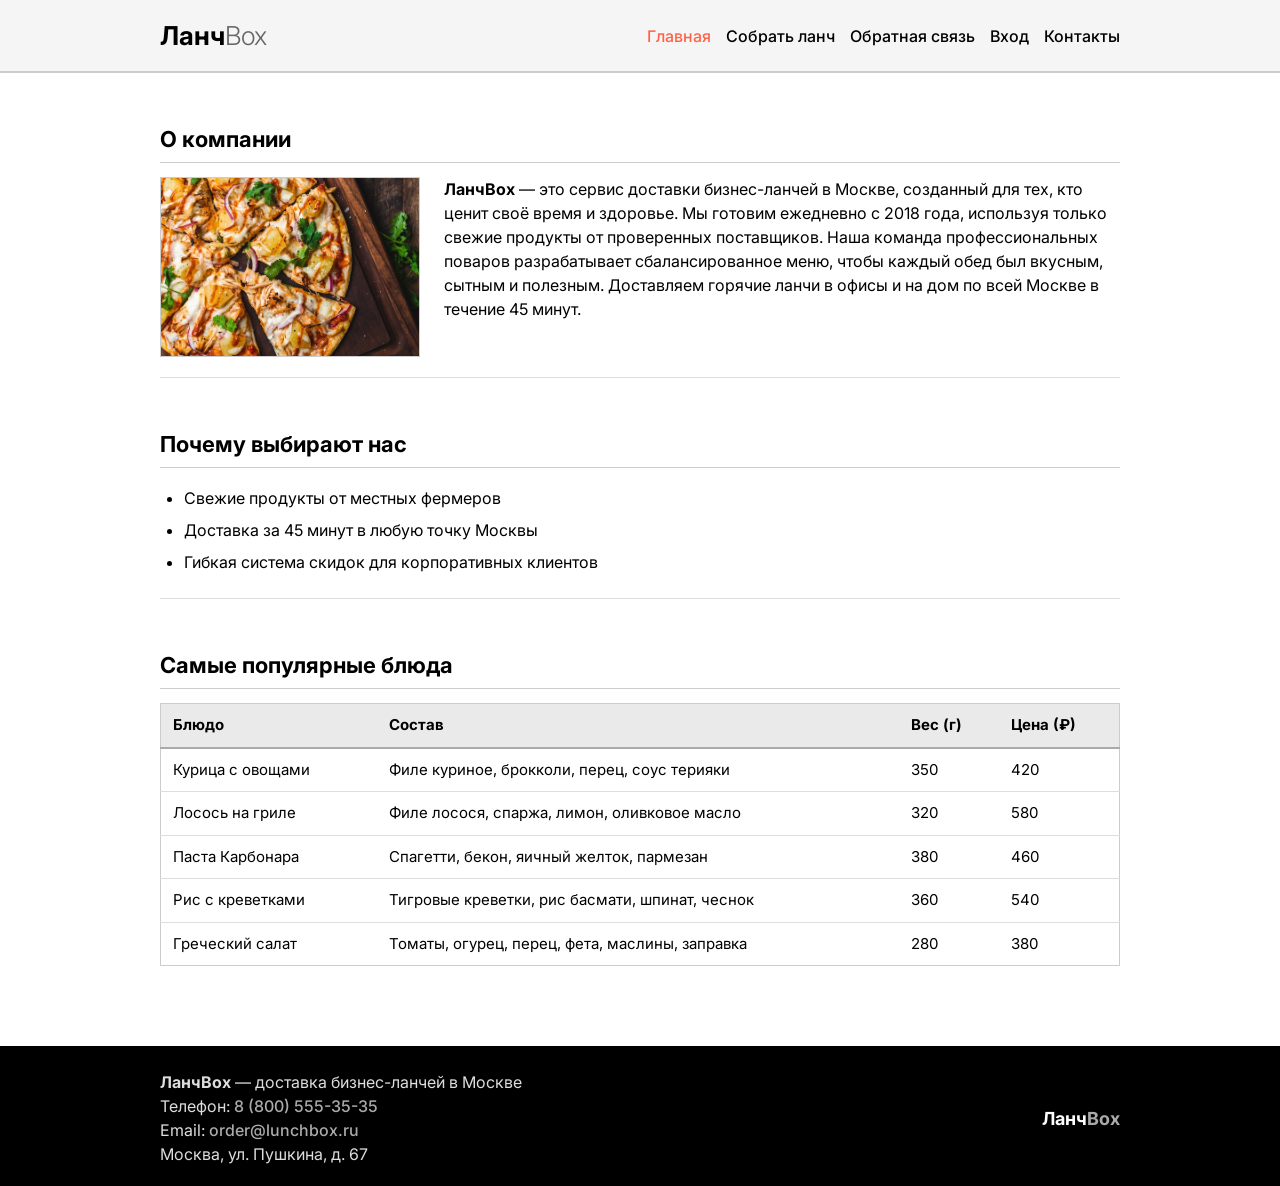
<file: index.html>
<!DOCTYPE html>
<html lang="ru">
<head>
    <meta charset="UTF-8">
    <meta name="viewport" content="width=device-width, initial-scale=1.0">
    <title>ЛанчBox — доставка бизнес-ланчей в Москве</title>

    <link rel="preconnect" href="https://fonts.googleapis.com">
    <link rel="preconnect" href="https://fonts.gstatic.com" crossorigin>
    <link href="https://fonts.googleapis.com/css2?family=Inter:opsz,wght@14..32,400;14..32,500;14..32,600;14..32,700&display=swap" rel="stylesheet">
    <link rel="stylesheet" href="style.css">
    <link rel="stylesheet" href="print.css" media="print">
</head>

<body>

    <header>
        <div class="container">
            <h1>Ланч<span>Box</span></h1>
            <nav>
                <a href="index.html" class="active">Главная</a>
                <a href="build.html">Собрать ланч</a>
                <a href="feedback.html">Обратная связь</a>
                <a href="login.html">Вход</a>
                <a href="#contacts">Контакты</a>
            </nav>
        </div>
    </header>

    <main>
        <div class="container">

            <section id="about" class="about">
                <h2>О компании</h2>
                <div class="about-wrapper">
                    <img src="images/pizza.jpg" alt="Свежие бизнес-ланчи">
                    <p>
                        <strong>ЛанчBox</strong> — это сервис доставки бизнес-ланчей в Москве,
                        созданный для тех, кто ценит своё время и здоровье. Мы готовим
                        ежедневно с 2018 года, используя только свежие продукты от
                        проверенных поставщиков. Наша команда профессиональных поваров
                        разрабатывает сбалансированное меню, чтобы каждый обед был
                        вкусным, сытным и полезным. Доставляем горячие ланчи в офисы
                        и на дом по всей Москве в течение 45 минут.
                    </p>
                </div>
            </section>

            <section id="advantages" class="advantages">
                <h2>Почему выбирают нас</h2>
                <ul>
                    <li>Свежие продукты от местных фермеров</li>
                    <li>Доставка за 45 минут в любую точку Москвы</li>
                    <li>Гибкая система скидок для корпоративных клиентов</li>
                </ul>
            </section>

            <section id="dishes" class="table-wrap">
                <h2>Самые популярные блюда</h2>
                <table>
                    <thead>
                        <tr>
                            <th>Блюдо</th>
                            <th>Состав</th>
                            <th>Вес (г)</th>
                            <th>Цена (₽)</th>
                        </tr>
                    </thead>
                    <tbody>
                        <tr><td>Курица с овощами</td><td>Филе куриное, брокколи, перец, соус терияки</td><td>350</td><td>420</td></tr>
                        <tr><td>Лосось на гриле</td><td>Филе лосося, спаржа, лимон, оливковое масло</td><td>320</td><td>580</td></tr>
                        <tr><td>Паста Карбонара</td><td>Спагетти, бекон, яичный желток, пармезан</td><td>380</td><td>460</td></tr>
                        <tr><td>Рис с креветками</td><td>Тигровые креветки, рис басмати, шпинат, чеснок</td><td>360</td><td>540</td></tr>
                        <tr><td>Греческий салат</td><td>Томаты, огурец, перец, фета, маслины, заправка</td><td>280</td><td>380</td></tr>
                    </tbody>
                </table>
            </section>

        </div>
    </main>

    <footer id="contacts">
        <div class="container">
            <div class="footer-contacts">
                <p><strong>ЛанчBox</strong> — доставка бизнес-ланчей в Москве</p>
                <p>Телефон: <a href="tel:+74951234567">8 (800) 555-35-35</a></p>
                <p>Email: <a href="mailto:order@lunchbox.ru">order@lunchbox.ru</a></p>
                <p>Москва, ул. Пушкина, д. 67</p>
            </div>
            <div class="footer-brand">
                Ланч<span>Box</span>
            </div>
        </div>
    </footer>

</body>
</html>
</file>
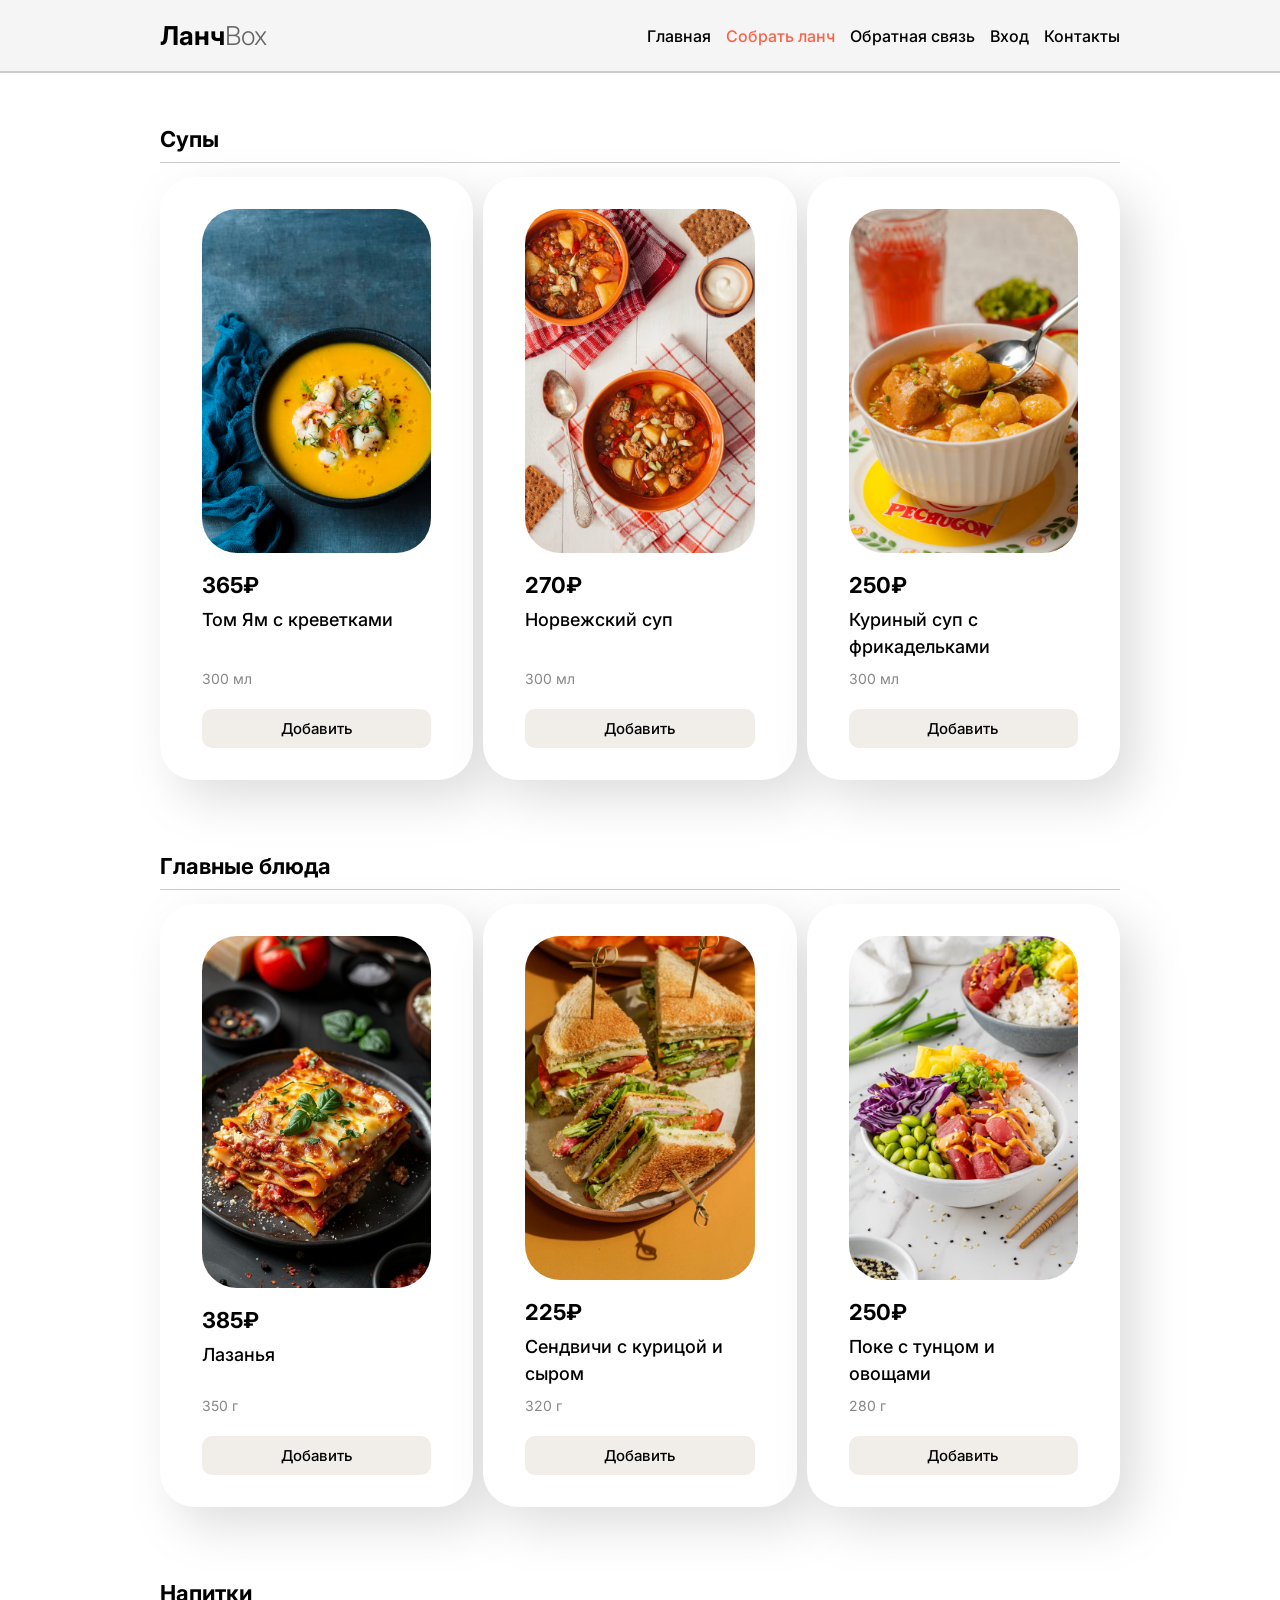
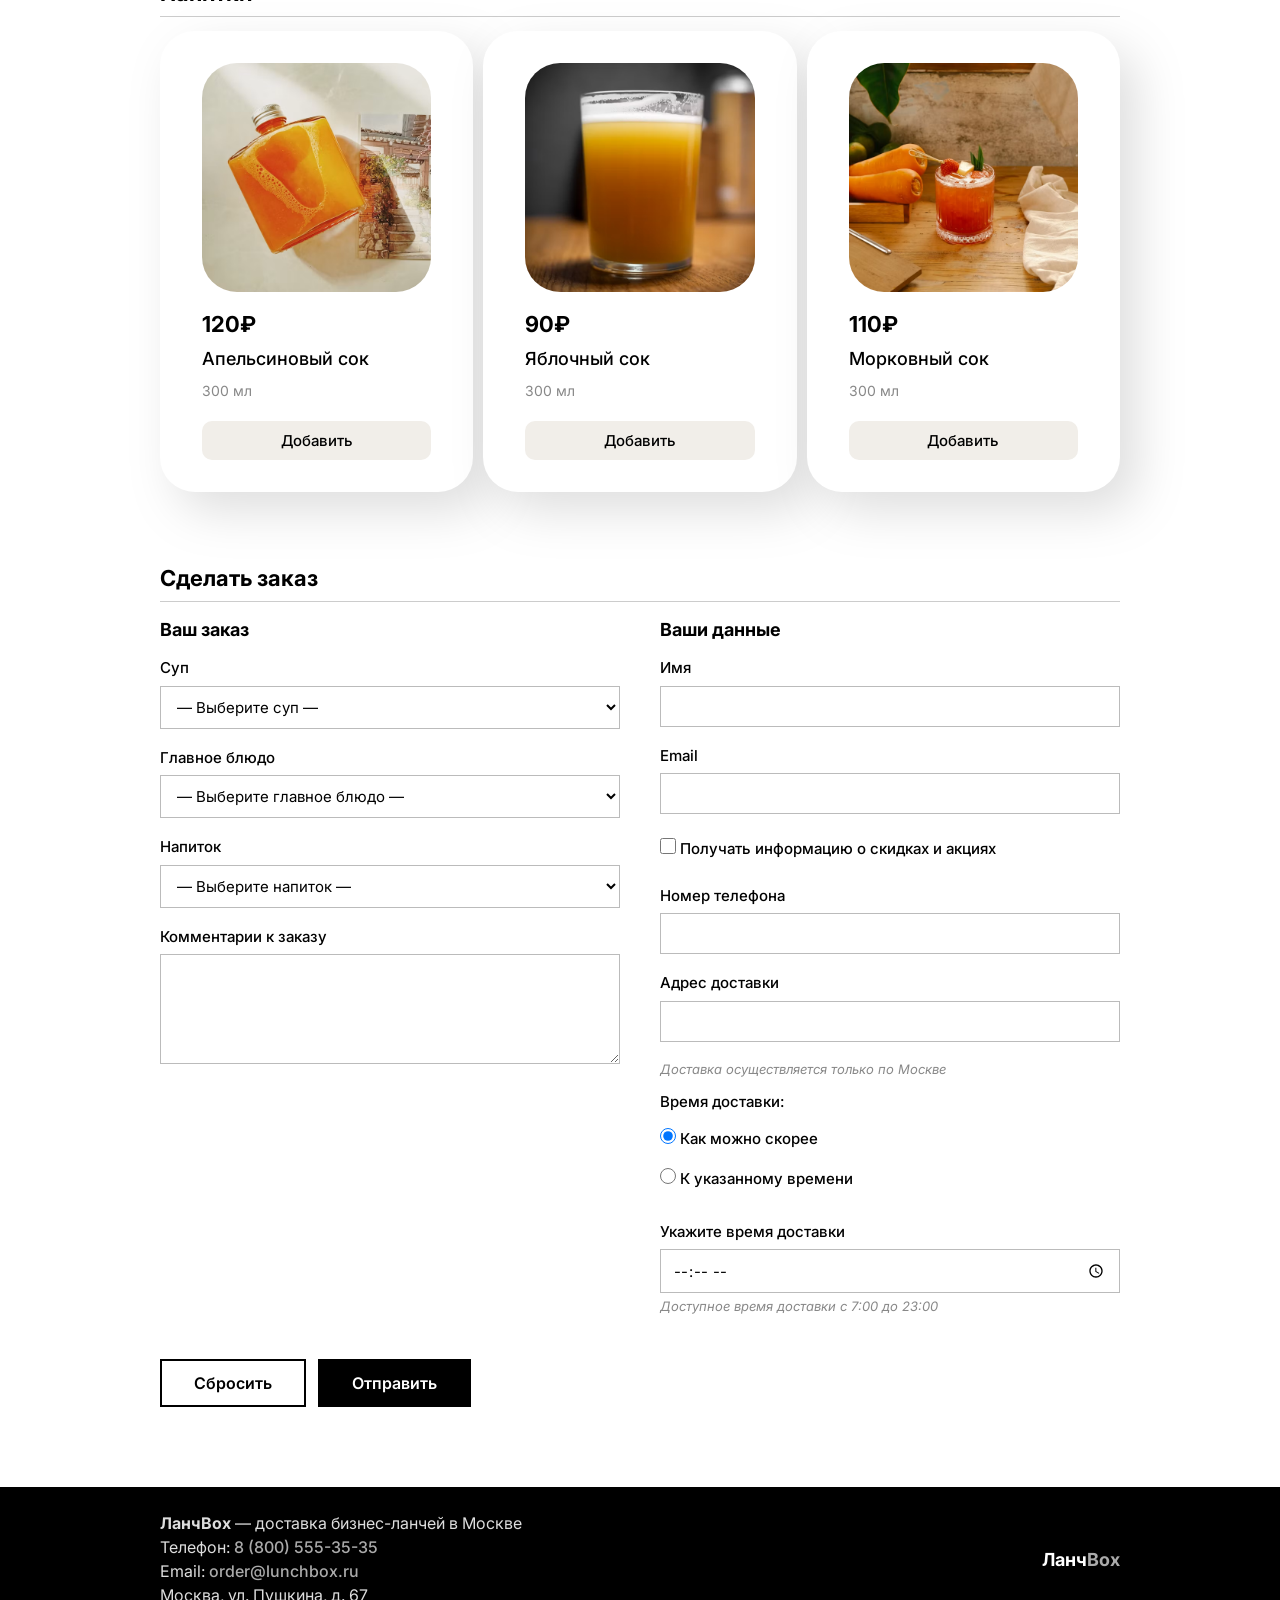
<file: build.html>
<!DOCTYPE html>
<html lang="ru">
<head>
    <meta charset="UTF-8">
    <meta name="viewport" content="width=device-width, initial-scale=1.0">
    <title>Собрать ланч — ЛанчBox</title>

    <link rel="preconnect" href="https://fonts.googleapis.com">
    <link rel="preconnect" href="https://fonts.gstatic.com" crossorigin>
    <link href="https://fonts.googleapis.com/css2?family=Inter:opsz,wght@14..32,400;14..32,500;14..32,600;14..32,700&display=swap" rel="stylesheet">
    <link rel="stylesheet" href="style.css">
    <link rel="stylesheet" href="build.css">
    <link rel="stylesheet" href="print.css" media="print">
</head>

<body>

<header>
    <div class="container">
        <h1>Ланч<span>Box</span></h1>
        <nav>
            <a href="index.html">Главная</a>
            <a href="build.html" class="active">Собрать ланч</a>
            <a href="feedback.html">Обратная связь</a>
            <a href="login.html">Вход</a>
            <a href="index.html#contacts">Контакты</a>
        </nav>
    </div>
</header>

<main>
    <div class="container">

        <section class="menu-section">
            <h2>Супы</h2>
            <div class="dishes-grid">

                <div class="dish-card">
                    <img src="images/soup1.jpg" alt="Том Ям с креветками">
                    <p class="price">365₽</p>
                    <p class="name">Том Ям с креветками</p>
                    <p class="weight">300 мл</p>
                    <button type="button">Добавить</button>
                </div>

                <div class="dish-card">
                    <img src="images/soup2.jpg" alt="Норвежский суп">
                    <p class="price">270₽</p>
                    <p class="name">Норвежский суп</p>
                    <p class="weight">300 мл</p>
                    <button type="button">Добавить</button>
                </div>

                <div class="dish-card">
                    <img src="images/soup3.jpg" alt="Куриный суп с фрикадельками">
                    <p class="price">250₽</p>
                    <p class="name">Куриный суп с фрикадельками</p>
                    <p class="weight">300 мл</p>
                    <button type="button">Добавить</button>
                </div>

            </div>
        </section>

        <section class="menu-section">
            <h2>Главные блюда</h2>
            <div class="dishes-grid">

                <div class="dish-card">
                    <img src="images/main1.jpg" alt="Лазанья">
                    <p class="price">385₽</p>
                    <p class="name">Лазанья</p>
                    <p class="weight">350 г</p>
                    <button type="button">Добавить</button>
                </div>

                <div class="dish-card">
                    <img src="images/main2.jpg" alt="Сендвичи с курицой и сыром">
                    <p class="price">225₽</p>
                    <p class="name">Сендвичи с курицой и сыром</p>
                    <p class="weight">320 г</p>
                    <button type="button">Добавить</button>
                </div>

                <div class="dish-card">
                    <img src="images/main3.jpg" alt="Поке с тунцом и овощами">
                    <p class="price">250₽</p>
                    <p class="name">Поке с тунцом и овощами</p>
                    <p class="weight">280 г</p>
                    <button type="button">Добавить</button>
                </div>

            </div>
        </section>

        <section class="menu-section">
            <h2>Напитки</h2>
            <div class="dishes-grid">

                <div class="dish-card">
                    <img src="images/drink1.jpg" alt="Апельсиновый сок">
                    <p class="price">120₽</p>
                    <p class="name">Апельсиновый сок</p>
                    <p class="weight">300 мл</p>
                    <button type="button">Добавить</button>
                </div>

                <div class="dish-card">
                    <img src="images/drink2.jpg" alt="Яблочный сок">
                    <p class="price">90₽</p>
                    <p class="name">Яблочный сок</p>
                    <p class="weight">300 мл</p>
                    <button type="button">Добавить</button>
                </div>

                <div class="dish-card">
                    <img src="images/drink3.jpg" alt="Морковный сок">
                    <p class="price">110₽</p>
                    <p class="name">Морковный сок</p>
                    <p class="weight">300 мл</p>
                    <button type="button">Добавить</button>
                </div>

            </div>
        </section>

        <section class="order-section">
            <h2>Сделать заказ</h2>
            <form action="https://httpbin.org/post" method="POST" class="order-form">

                <div class="order-columns">

                    <div class="order-col">
                        <h3>Ваш заказ</h3>

                        <div class="form-group">
                            <label for="soup">Суп</label>
                            <select id="soup" name="soup">
                                <option value="">— Выберите суп —</option>
                                <option value="tom-yam">Том Ям с креветками</option>
                                <option value="norwegian">Норвежский суп</option>
                                <option value="chicken">Куриный суп с фрикадельками</option>
                            </select>
                        </div>

                        <div class="form-group">
                            <label for="main">Главное блюдо</label>
                            <select id="main" name="main">
                                <option value="">— Выберите главное блюдо —</option>
                                <option value="lasagna">Лазанья</option>
                                <option value="sandwich">Сендвичи с курицой и сыром</option>
                                <option value="poke">Поке с тунцом и овощами</option>
                            </select>
                        </div>

                        <div class="form-group">
                            <label for="drink">Напиток</label>
                            <select id="drink" name="drink">
                                <option value="">— Выберите напиток —</option>
                                <option value="orange">Апельсиновый сок</option>
                                <option value="apple">Яблочный сок</option>
                                <option value="carrot">Морковный сок</option>
                            </select>
                        </div>

                        <div class="form-group">
                            <label for="comment">Комментарии к заказу</label>
                            <textarea id="comment" name="comment" rows="4"></textarea>
                        </div>
                    </div>

                    <div class="order-col">
                        <h3>Ваши данные</h3>

                        <div class="form-group">
                            <label for="name">Имя</label>
                            <input type="text" id="name" name="name">
                        </div>

                        <div class="form-group">
                            <label for="order-email">Email</label>
                            <input type="email" id="order-email" name="email">
                        </div>

                        <div class="form-group checkbox-group">
                            <label class="checkbox-label">
                                <input type="checkbox" name="subscribe" value="yes">
                                Получать информацию о скидках и акциях
                            </label>
                        </div>

                        <div class="form-group">
                            <label for="phone">Номер телефона</label>
                            <input type="tel" id="phone" name="phone">
                        </div>

                        <div class="form-group">
                            <label for="address">Адрес доставки</label>
                            <input type="text" id="address" name="address">
                        </div>

                        <p class="order-note">Доставка осуществляется только по Москве</p>

                        <fieldset class="form-group">
                            <legend>Время доставки:</legend>
                            <label class="radio-label">
                                <input type="radio" name="time" value="asap" checked>
                                Как можно скорее
                            </label>
                            <label class="radio-label">
                                <input type="radio" name="time" value="exact">
                                К указанному времени
                            </label>
                        </fieldset>

                        <div class="form-group">
                            <label for="exact-time">Укажите время доставки</label>
                            <input type="time" id="exact-time" name="exact_time">
                            <small class="order-note">Доступное время доставки с 7:00 до 23:00</small>
                        </div>
                    </div>

                </div>

                <div class="order-actions">
                    <button type="reset" class="btn-secondary">Сбросить</button>
                    <button type="submit" class="btn">Отправить</button>
                </div>

            </form>
        </section>

    </div>
</main>

<footer id="contacts">
    <div class="container">
        <div class="footer-contacts">
            <p><strong>ЛанчBox</strong> — доставка бизнес-ланчей в Москве</p>
            <p>Телефон: <a href="tel:+74951234567">8 (800) 555-35-35</a></p>
            <p>Email: <a href="mailto:order@lunchbox.ru">order@lunchbox.ru</a></p>
            <p>Москва, ул. Пушкина, д. 67</p>
        </div>
        <div class="footer-brand">
            Ланч<span>Box</span>
        </div>
    </div>
</footer>

</body>
</html>
</file>
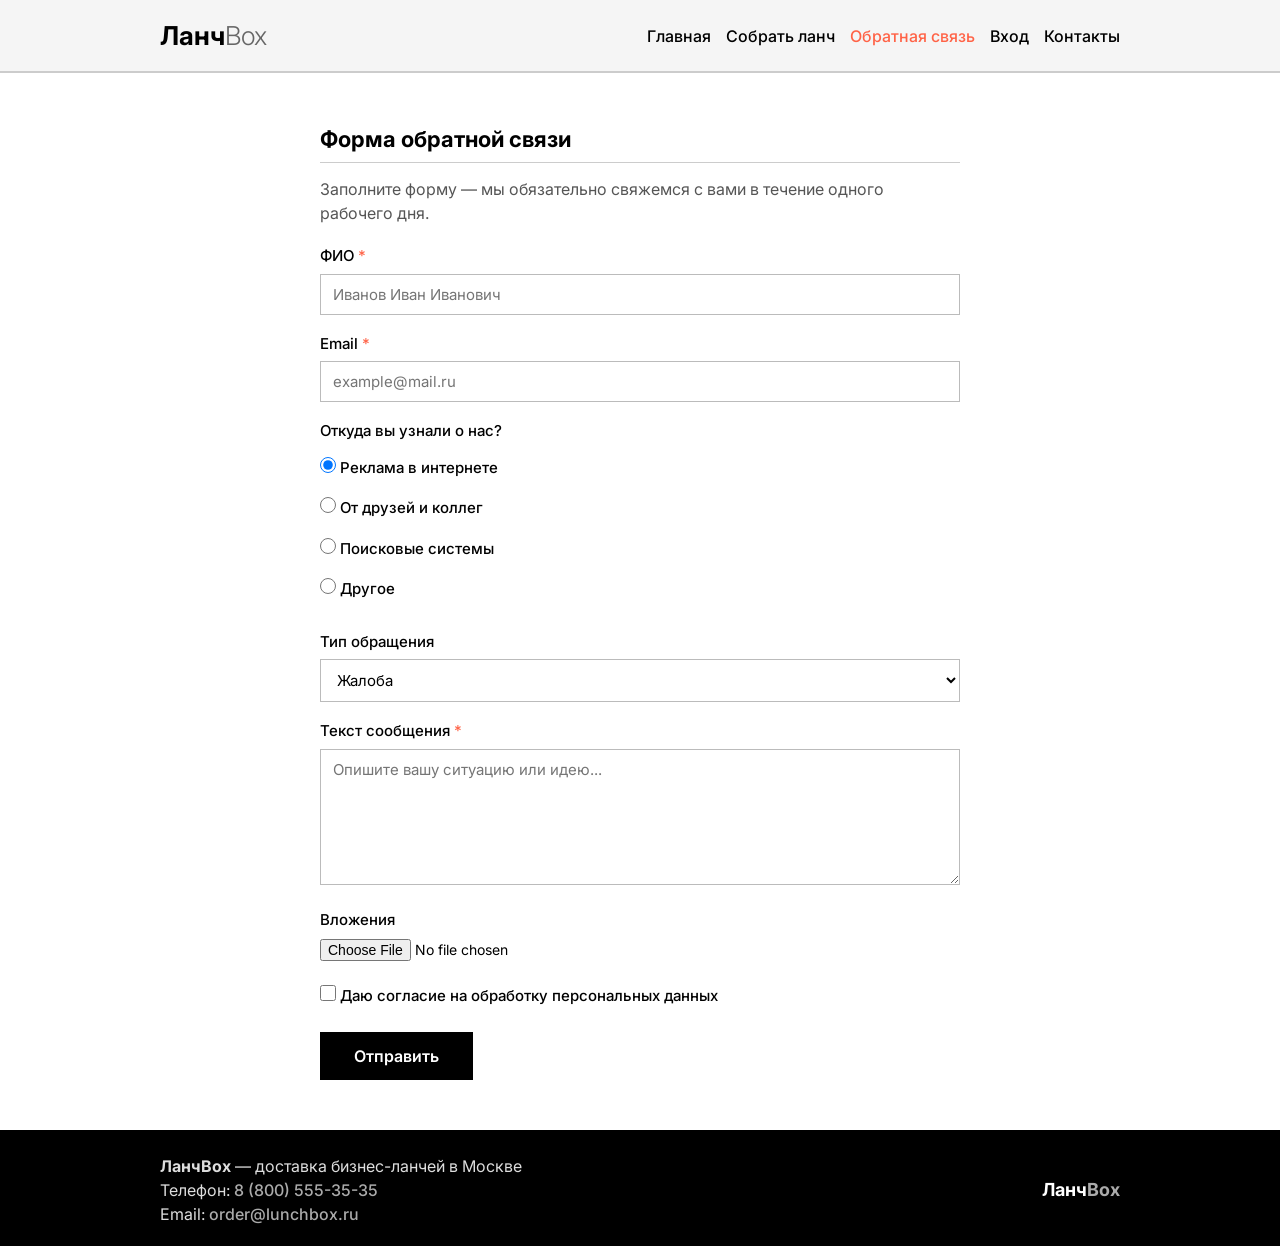
<file: feedback.html>
<!DOCTYPE html>
<html lang="ru">
<head>
    <meta charset="UTF-8">
    <meta name="viewport" content="width=device-width, initial-scale=1.0">
    <title>Обратная связь — ЛанчBox</title>

    <link rel="preconnect" href="https://fonts.googleapis.com">
    <link rel="preconnect" href="https://fonts.gstatic.com" crossorigin>
    <link href="https://fonts.googleapis.com/css2?family=Inter:opsz,wght@14..32,400;14..32,500;14..32,600;14..32,700&display=swap" rel="stylesheet">
    <link rel="stylesheet" href="style.css">
    <link rel="stylesheet" href="print.css" media="print">
</head>

<body>

    <header>
        <div class="container">
            <h1>Ланч<span>Box</span></h1>
            <nav>
                <a href="index.html">Главная</a>
                <a href="build.html">Собрать ланч</a>
                <a href="feedback.html" class="active">Обратная связь</a>
                <a href="login.html">Вход</a>
                <a href="index.html#contacts">Контакты</a>
            </nav>
        </div>
    </header>

    <main>
        <div class="container">

            <section class="form-section">
                <h2>Форма обратной связи</h2>
                <p class="form-intro">
                    Заполните форму — мы обязательно свяжемся с вами в течение одного рабочего дня.
                </p>

                <form
                    action="https://httpbin.org/post"
                    method="POST"
                    enctype="multipart/form-data"
                    class="feedback-form"
                >

                    <div class="form-group">
                        <label for="fio">ФИО <span class="required">*</span></label>
                        <input
                            type="text"
                            id="fio"
                            name="fio"
                            placeholder="Иванов Иван Иванович"
                            required
                        >
                    </div>

                    <div class="form-group">
                        <label for="email">Email <span class="required">*</span></label>
                        <input
                            type="email"
                            id="email"
                            name="email"
                            placeholder="example@mail.ru"
                            required
                        >
                    </div>

                    <fieldset class="form-group">
                        <legend>Откуда вы узнали о нас?</legend>
                        <label class="radio-label">
                            <input type="radio" name="source" value="reklama" checked>
                            Реклама в интернете
                        </label>
                        <label class="radio-label">
                            <input type="radio" name="source" value="druzya">
                            От друзей и коллег
                        </label>
                        <label class="radio-label">
                            <input type="radio" name="source" value="poisk">
                            Поисковые системы
                        </label>
                        <label class="radio-label">
                            <input type="radio" name="source" value="drugoy">
                            Другое
                        </label>
                    </fieldset>

                    <div class="form-group">
                        <label for="type">Тип обращения</label>
                        <select id="type" name="type">
                            <option value="complaint">Жалоба</option>
                            <option value="suggestion">Предложение</option>
                        </select>
                    </div>

                    <div class="form-group">
                        <label for="message">Текст сообщения <span class="required">*</span></label>
                        <textarea
                            id="message"
                            name="message"
                            rows="6"
                            placeholder="Опишите вашу ситуацию или идею..."
                            required
                        ></textarea>
                    </div>

                    <div class="form-group">
                        <label for="attachment">Вложения</label>
                        <input type="file" id="attachment" name="attachment">
                    </div>

                    <div class="form-group checkbox-group">
                        <label class="checkbox-label">
                            <input type="checkbox" name="consent" value="yes" required>
                            Даю согласие на обработку персональных данных
                        </label>
                    </div>

                    <button type="submit" class="btn">Отправить</button>

                </form>
            </section>

        </div>
    </main>

    <footer id="contacts">
        <div class="container">
            <div class="footer-contacts">
                <p><strong>ЛанчBox</strong> — доставка бизнес-ланчей в Москве</p>
                <p>Телефон: <a href="tel:+74951234567">8 (800) 555-35-35</a></p>
                <p>Email: <a href="mailto:order@lunchbox.ru">order@lunchbox.ru</a></p>
            </div>
            <div class="footer-brand">
                Ланч<span>Box</span>
            </div>
        </div>
    </footer>

</body>
</html>
</file>
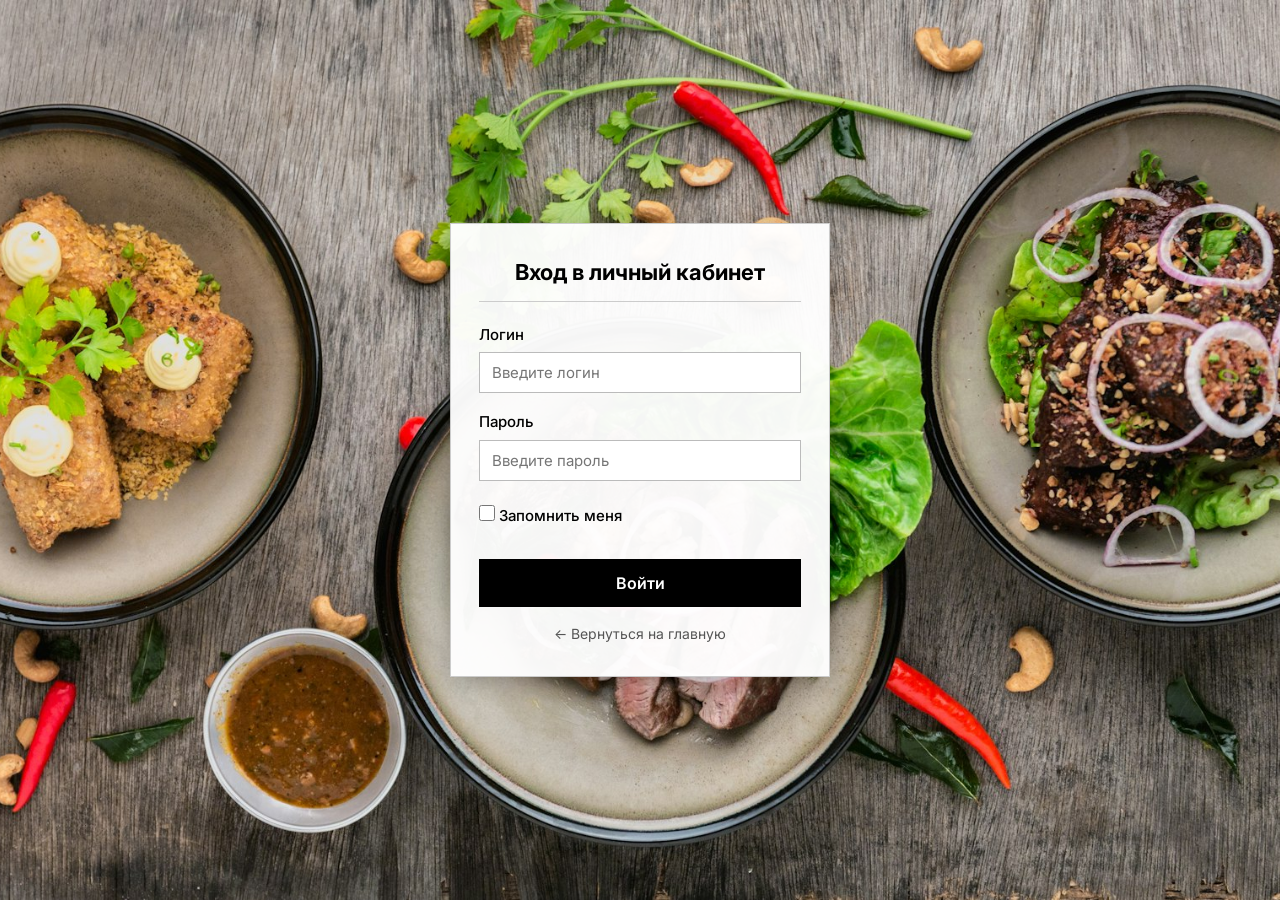
<file: login.html>
<!DOCTYPE html>
<html lang="ru">
<head>
    <meta charset="UTF-8">
    <meta name="viewport" content="width=device-width, initial-scale=1.0">
    <title>Вход — ЛанчBox</title>

    <link rel="preconnect" href="https://fonts.googleapis.com">
    <link rel="preconnect" href="https://fonts.gstatic.com" crossorigin>
    <link href="https://fonts.googleapis.com/css2?family=Inter:opsz,wght@14..32,400;14..32,500;14..32,600;14..32,700&display=swap" rel="stylesheet">
    <link rel="stylesheet" href="style.css">
    <link rel="stylesheet" href="print.css" media="print">
</head>

<body class="login-body">

    <main class="login-main">
        <form
            action="https://httpbin.org/post"
            method="POST"
            class="login-form"
        >
            <h2>Вход в личный кабинет</h2>

            <div class="form-group">
                <label for="login">Логин</label>
                <input
                    type="text"
                    id="login"
                    name="login"
                    placeholder="Введите логин"
                    required
                >
            </div>

            <div class="form-group">
                <label for="password">Пароль</label>
                <input
                    type="password"
                    id="password"
                    name="password"
                    placeholder="Введите пароль"
                    required
                >
            </div>

            <div class="form-group checkbox-group">
                <label class="checkbox-label">
                    <input type="checkbox" name="remember" value="yes">
                    Запомнить меня
                </label>
            </div>

            <button type="submit" class="btn">Войти</button>

            <p class="login-back">
                <a href="index.html">← Вернуться на главную</a>
            </p>
        </form>
    </main>

</body>
</html>
</file>
<file: style.css>
* {
    margin: 0;
    padding: 0;
    box-sizing: border-box;
}

body {
    font-family: 'Inter', sans-serif;
    background-color: #ffffff;
    color: #000000;
    line-height: 1.5;
    min-height: 100vh;
    display: flex;
    flex-direction: column;
}

.container {
    max-width: 1000px;
    margin: 0 auto;
    padding: 0 20px;
}

header {
    background-color: #f5f5f5;
    padding: 16px 0;
    border-bottom: 2px solid #ccc;
}

header .container {
    display: flex;
    align-items: center;
    justify-content: space-between;
    flex-wrap: wrap;
    gap: 10px 20px;
}

header h1 {
    font-size: 26px;
    font-weight: 700;
    color: #000;
}

header h1 span {
    font-weight: 300;
    color: #666;
}

nav {
    display: flex;
    gap: 15px;
    flex-wrap: wrap;
}

nav a {
    font-family: 'Inter', sans-serif;
    font-size: 16px;
    font-weight: 500;
    color: #000;
    text-decoration: none;
    padding: 6px 0;
}

nav a:hover {
    color: tomato;
    text-decoration: underline;
}

nav a.active {
    color: tomato;
}

main {
    flex: 1;
    padding: 30px 0 20px;
}

section {
    background-color: #fff;
    padding: 20px 0;
    margin-bottom: 30px;
    border-bottom: 1px solid #ddd;
}

section:last-of-type {
    border-bottom: none;
}

section h2 {
    font-size: 22px;
    font-weight: 700;
    color: #000;
    margin-bottom: 14px;
    border-bottom: 1px solid #ccc;
    padding-bottom: 6px;
}

.about-wrapper {
    display: flex;
    gap: 24px;
    align-items: flex-start;
    flex-wrap: wrap;
}

.about-wrapper img {
    width: 260px;
    height: 180px;
    object-fit: cover;
    border: 1px solid #ccc;
    flex-shrink: 0;
}

.about-wrapper p {
    font-size: 16px;
    font-weight: 400;
    color: #000;
    flex: 1;
    min-width: 180px;
}

.advantages ul {
    list-style: disc;
    padding-left: 24px;
    margin-top: 6px;
}

.advantages ul li {
    font-size: 16px;
    font-weight: 400;
    color: #000;
    padding: 4px 0;
}

.table-wrap table {
    width: 100%;
    border-collapse: collapse;
    font-family: 'Inter', sans-serif;
    font-size: 15px;
    border: 1px solid #ccc;
}

.table-wrap thead {
    background-color: #eaeaea;
    color: #000;
}

.table-wrap thead th {
    padding: 10px 12px;
    text-align: left;
    font-weight: 700;
    border-bottom: 2px solid #aaa;
}

.table-wrap tbody td {
    padding: 10px 12px;
    border-bottom: 1px solid #ddd;
    text-align: left;
    color: #000;
}

.table-wrap tbody tr:last-child td {
    border-bottom: none;
}

footer {
    background-color: #000000;
    color: #ffffff;
    padding: 24px 0 20px;
    margin-top: 10px;
}

footer .container {
    display: flex;
    flex-wrap: wrap;
    justify-content: space-between;
    align-items: center;
    gap: 12px;
}

footer .footer-contacts p {
    font-size: 16px;
    font-weight: 400;
    color: #ddd;
    margin: 0;
}

footer .footer-contacts a {
    font-family: 'Inter', sans-serif;
    font-size: 16px;
    font-weight: 500;
    color: #aaa;
    text-decoration: none;
}

footer .footer-contacts a:hover {
    color: #fff;
    text-decoration: underline;
}

footer .footer-brand {
    font-size: 18px;
    font-weight: 700;
    color: #fff;
}

footer .footer-brand span {
    color: #aaa;
}

.form-section {
    max-width: 640px;
    margin: 0 auto;
}

.form-intro {
    font-size: 16px;
    color: #555;
    margin-bottom: 20px;
}

.form-group {
    margin-bottom: 18px;
    border: none;
}

.form-group label {
    display: block;
    font-size: 15px;
    font-weight: 500;
    color: #000;
    margin-bottom: 6px;
}

.form-group .required {
    color: tomato;
}

.form-group input[type="text"],
.form-group input[type="email"],
.form-group input[type="password"],
.form-group select,
.form-group textarea {
    width: 100%;
    padding: 10px 12px;
    font-family: 'Inter', sans-serif;
    font-size: 15px;
    color: #000;
    background-color: #fff;
    border: 1px solid #bbb;
    transition: border-color 0.2s, box-shadow 0.2s;
}

.form-group input:focus,
.form-group select:focus,
.form-group textarea:focus {
    border-color: #000;
    outline: none;
    box-shadow: 0 0 0 2px rgba(0, 0, 0, 0.08);
}

.form-group textarea {
    resize: vertical;
    min-height: 120px;
}

.form-group legend {
    display: block;
    font-size: 15px;
    font-weight: 500;
    color: #000;
    margin-bottom: 8px;
}

.radio-label,
.checkbox-label {
    display: flex;
    align-items: center;
    gap: 8px;
    font-size: 15px;
    font-weight: 400;
    color: #000;
    padding: 6px 0;
    cursor: pointer;
}

.radio-label input,
.checkbox-label input {
    width: 16px;
    height: 16px;
    cursor: pointer;
}

input[type="file"] {
    font-family: 'Inter', sans-serif;
    font-size: 14px;
    color: #000;
}

.btn {
    display: inline-block;
    padding: 12px 32px;
    font-family: 'Inter', sans-serif;
    font-size: 16px;
    font-weight: 600;
    color: #fff;
    background-color: #000;
    border: 2px solid #000;
    cursor: pointer;
    transition: background-color 0.2s, color 0.2s;
}

.btn:hover {
    background-color: #fff;
    color: #000;
}

.login-body {
    background-image: url('images/login-bg.jpg');
    background-size: cover;
    background-position: center;
    background-repeat: no-repeat;
    background-attachment: fixed;
}

.login-main {
    flex: 1;
    display: flex;
    align-items: center;
    justify-content: center;
    padding: 20px;
}

.login-form {
    width: 100%;
    max-width: 380px;
    background-color: rgba(255, 255, 255, 0.96);
    padding: 32px 28px;
    border: 1px solid #ccc;
    box-shadow: 0 4px 24px rgba(0, 0, 0, 0.25);
}

.login-form h2 {
    font-size: 22px;
    font-weight: 700;
    color: #000;
    text-align: center;
    margin-bottom: 22px;
    border-bottom: 1px solid #ccc;
    padding-bottom: 12px;
}

.login-form .btn {
    width: 100%;
    margin-top: 8px;
}

.login-back {
    text-align: center;
    margin-top: 16px;
    font-size: 14px;
}

.login-back a {
    font-family: 'Inter', sans-serif;
    font-size: 14px;
    color: #555;
    text-decoration: none;
}

.login-back a:hover {
    color: tomato;
    text-decoration: underline;
}

@media (max-width: 800px) {
    header nav {
        justify-content: space-between;
    }

    .about-wrapper img {
        width: 500px;
        max-width: 100%;
        height: auto;
    }
}

@media (max-width: 600px) {
    header .container {
        flex-direction: column;
        align-items: center;
        text-align: center;
    }

    header h1 {
        font-size: 24px;
        text-align: center;
    }

    nav {
        flex-direction: column;
        align-items: center;
    }

    nav a {
        font-size: 20px;
    }

    .about-wrapper {
        flex-direction: column;
        align-items: center;
    }

    .about-wrapper img {
        width: 100%;
        height: auto;
        aspect-ratio: 16 / 10;
    }

    .table-wrap table {
        font-size: 13px;
    }

    .table-wrap thead th,
    .table-wrap tbody td {
        padding: 8px;
    }

    footer .container {
        flex-direction: column;
        text-align: center;
    }
}

@media (max-width: 400px) {
    .container {
        padding: 0 12px;
    }

    header h1 {
        font-size: 22px;
    }

    section h2 {
        font-size: 20px;
    }

    .table-wrap table {
        font-size: 11px;
    }

    .table-wrap thead th,
    .table-wrap tbody td {
        padding: 6px 4px;
    }
}
</file>
<file: print.css>
header nav,
footer .footer-brand,
button,
.btn,
.btn-secondary,
form,
input,
select,
textarea,
.login-form,
.login-back {
    display: none !important;
}

body {
    background: #ffffff;
    color: #000000;
    font-size: 12pt;
}

header {
    background: #ffffff;
    border-bottom: 1px solid #000000;
    padding: 8px 0;
}

header h1 {
    color: #000000;
    font-size: 18pt;
}

main {
    padding: 0;
}

section {
    border: none;
    padding: 0;
    margin-bottom: 16px;
    page-break-inside: avoid;
}

section h2 {
    border-bottom: 1px solid #000000;
    font-size: 14pt;
}

.dishes-grid {
    display: block;
}

.dish-card {
    border: 1px solid #cccccc;
    filter: none;
    box-shadow: none;
    padding: 10px;
    border-radius: 0;
    margin-bottom: 10px;
    page-break-inside: avoid;
}

.dish-card img {
    max-width: 200px;
    border-radius: 0;
}

.dish-card .price {
    font-size: 14pt;
}

.dish-card .name {
    font-size: 12pt;
}

.dish-card .weight {
    color: #555555;
}

table {
    border: 1px solid #000000;
    font-size: 11pt;
}

footer {
    background: #ffffff;
    color: #000000;
    border-top: 1px solid #000000;
    padding: 8px 0;
}

footer .footer-contacts p,
footer .footer-contacts a {
    color: #000000;
}

a {
    color: #000000;
    text-decoration: underline;
}
</file>
<file: build.css>
.menu-section {
    border-bottom: none;
}

.dishes-grid {
    display: grid;
    grid-template-columns: 1fr 1fr 1fr;
    gap: 10px;
}

.dish-card {
    display: flex;
    flex-direction: column;
    padding: 30px 40px;
    border-radius: 35px;
    cursor: pointer;
    filter: drop-shadow(17px 19px 24px rgba(0, 0, 0, 0.13));
    background-color: #ffffff;
    border: 2px solid transparent;
    transition: border-color 0.2s;
}

.dish-card:hover {
    border: 2px solid tomato;
}

.dish-card:hover button {
    background-color: tomato;
    color: #ffffff;
}

.dish-card img {
    width: 100%;
    border-radius: 35px;
    margin-bottom: 16px;
}

.dish-card .price {
    font-size: 22px;
    font-weight: 700;
    color: #000;
    margin-bottom: 4px;
}

.dish-card .name {
    font-size: 18px;
    font-weight: 500;
    color: #000;
    margin-bottom: 8px;
}

.dish-card .weight {
    margin-top: auto;
    color: #888888;
    font-size: 14px;
    font-weight: 400;
    margin-bottom: 12px;
}

.dish-card button {
    background-color: #f1eee9;
    margin-top: 8px;
    padding: 10px 30px;
    border-radius: 10px;
    cursor: pointer;
    border: none;
    font-family: 'Inter', sans-serif;
    font-size: 15px;
    font-weight: 500;
    color: #000;
    transition: background-color 0.2s, color 0.2s;
}

.order-section {
    border-bottom: none;
}

.order-columns {
    display: flex;
    gap: 40px;
    flex-wrap: wrap;
}

.order-col {
    flex: 1;
    min-width: 280px;
}

.order-col h3 {
    font-size: 18px;
    font-weight: 700;
    color: #000;
    margin-bottom: 14px;
}

.order-form input[type="text"],
.order-form input[type="email"],
.order-form input[type="tel"],
.order-form input[type="time"],
.order-form select,
.order-form textarea {
    width: 100%;
    padding: 10px 12px;
    font-family: 'Inter', sans-serif;
    font-size: 15px;
    color: #000;
    background-color: #fff;
    border: 1px solid #bbb;
}

.order-form input:focus,
.order-form select:focus,
.order-form textarea:focus {
    border-color: #000;
    outline: none;
}

.order-form textarea {
    resize: vertical;
    min-height: 110px;
}

.order-note {
    font-size: 13px;
    color: #888;
    font-style: italic;
    margin: 4px 0 12px;
}

.order-actions {
    display: flex;
    gap: 12px;
    margin-top: 24px;
}

.btn-secondary {
    padding: 12px 32px;
    font-family: 'Inter', sans-serif;
    font-size: 16px;
    font-weight: 600;
    color: #000;
    background-color: #ffffff;
    border: 2px solid #000;
    cursor: pointer;
    transition: background-color 0.2s, color 0.2s;
}

.btn-secondary:hover {
    background-color: #000;
    color: #fff;
}

@media (max-width: 800px) {
    .dishes-grid {
        grid-template-columns: 1fr 1fr;
    }
}

@media (max-width: 600px) {
    .dishes-grid {
        grid-template-columns: 1fr;
    }

    .menu-section h2,
    .order-section h2 {
        text-align: center;
    }

    .order-columns {
        flex-direction: column;
        gap: 20px;
    }

    .order-actions {
        flex-direction: column;
    }

    .order-actions button {
        width: 100%;
    }
}
</file>
